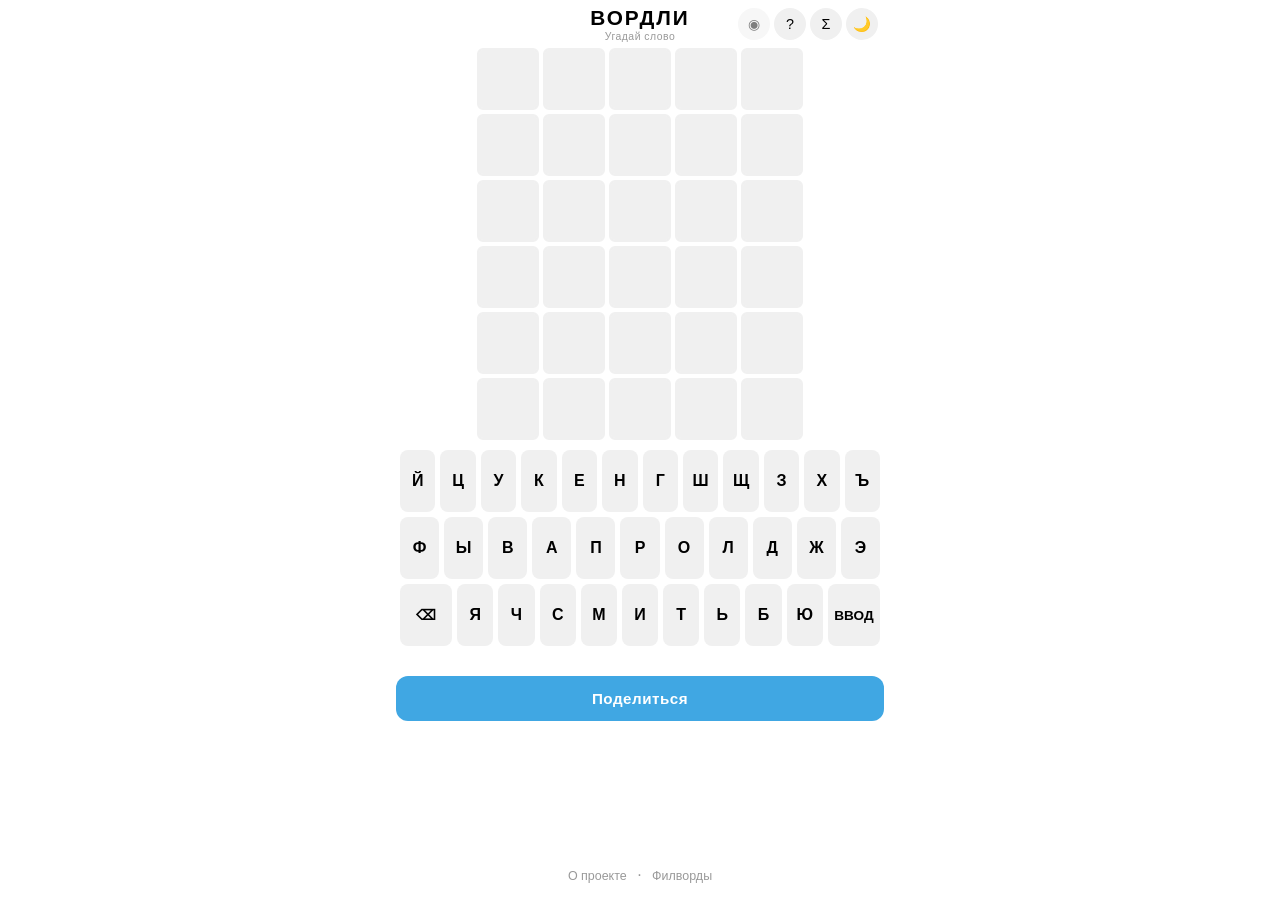
<file: index.html>
<!DOCTYPE html>
<html lang="ru">
<head>
    <meta charset="UTF-8">
    <meta name="viewport" content="width=device-width, initial-scale=1.0, maximum-scale=1.0, user-scalable=no, viewport-fit=cover">
    <meta http-equiv="Cache-Control" content="no-cache, no-store, must-revalidate">
    <title>Вордли – угадай слово дня</title>
    <link rel="stylesheet" href="style.css?v=6">
    <script src="https://telegram.org/js/telegram-web-app.js"></script>
    <script>
        const APP_VERSION = '1.5.0';
        const cachedVersion = localStorage.getItem('wordle_version');
        if (cachedVersion !== APP_VERSION) {
            localStorage.setItem('wordle_version', APP_VERSION);
            if (window.Telegram && Telegram.WebApp) {
                Telegram.WebApp.ready();
            }
        }

        if (localStorage.getItem('wordle-colorblind') === 'true') document.body.classList.add('colorblind');

        if (window.Telegram && Telegram.WebApp) {
            Telegram.WebApp.expand();
            Telegram.WebApp.setHeaderColor('#ffffff');
            Telegram.WebApp.setBackgroundColor('#ffffff');

            const tg = Telegram.WebApp;
            if (tg.colorScheme === 'dark') {
                tg.setHeaderColor('#121213');
                tg.setBackgroundColor('#121213');
            }

            const tp = tg.themeParams;
            if (tp) {
                const root = document.documentElement;
                const map = {
                    '--tg-theme-bg-color': tp.bg_color,
                    '--tg-theme-text-color': tp.text_color,
                    '--tg-theme-button-color': tp.button_color,
                    '--tg-theme-button-text-color': tp.button_text_color,
                    '--tg-theme-secondary-bg-color': tp.secondary_bg_color,
                    '--tg-theme-hint-color': tp.hint_color,
                    '--tg-theme-section-bg-color': tp.section_bg_color,
                };
                Object.entries(map).forEach(([key, val]) => {
                    if (val) root.style.setProperty(key, val);
                });
            }
        } else {
            if (localStorage.getItem('wordle-dark') === 'true') {
                const root = document.documentElement;
                const darkVars = {
                    '--tg-theme-bg-color': '#121213',
                    '--tg-theme-text-color': '#ffffff',
                    '--tg-theme-secondary-bg-color': '#2a2a2c',
                    '--tg-theme-hint-color': '#818384',
                    '--tg-theme-section-bg-color': '#1a1a1b',
                };
                Object.entries(darkVars).forEach(([key, val]) => root.style.setProperty(key, val));
            } else if (window.matchMedia && window.matchMedia('(prefers-color-scheme: dark)').matches) {
                const root = document.documentElement;
                const darkVars = {
                    '--tg-theme-bg-color': '#121213',
                    '--tg-theme-text-color': '#ffffff',
                    '--tg-theme-secondary-bg-color': '#2a2a2c',
                    '--tg-theme-hint-color': '#818384',
                    '--tg-theme-section-bg-color': '#1a1a1b',
                };
                Object.entries(darkVars).forEach(([key, val]) => root.style.setProperty(key, val));
            }
        }
    </script>
</head>
<body>
    <header>
        <div class="header-title">
            <h1>ВОРДЛИ</h1>
            <p class="subtitle">Угадай слово</p>
        </div>
        <div class="header-actions">
            <button id="cb-btn" title="Режим для дальтоников">◉</button>
            <button id="rules-btn" title="Правила">?</button>
            <button id="stats-btn" title="Статистика">Σ</button>
            <button id="theme-btn" title="Тема">🌙</button>
        </div>
    </header>

    <main>
        <div id="game-board"></div>

        <div id="keyboard"></div>

        <button id="share-bottom" class="btn share-btn hidden" onclick="shareResult()">Поделиться</button>

        <div id="message" class="message hidden"></div>
    </main>

    <div class="footer-actions">
        <button id="cb-btn-mobile" title="Режим для дальтоников">◉</button>
        <button id="rules-btn-mobile" title="Правила">?</button>
        <button id="stats-btn-mobile" title="Статистика">Σ</button>
        <button id="theme-btn-mobile" title="Тема">🌙</button>
    </div>

    <div class="site-footer">
        <a href="about.html">О проекте</a>
        <span class="footer-sep">·</span>
        <a href="https://t.me/filwordgame_bot" target="_blank">Филворды</a>
    </div>

    <!-- Правила -->
    <div id="rules-modal" class="modal hidden">
        <div class="modal-content">
            <button class="modal-close">&times;</button>
            <h2>Правила игры</h2>
            <p>Угадайте загаданное слово дня в игре <strong>Вордли</strong> с шести попыток.</p>
            <p>После каждой попытки цвет букв будет меняться, чтобы показать, какие буквы есть в загаданном слове!</p>
            <div class="examples">
                <div class="example">
                    <span class="tile correct">В</span>
                    <span class="tile absent">О</span>
                    <span class="tile absent">Р</span>
                    <span class="tile absent">Д</span>
                    <span class="tile absent">Л</span>
                    <span>– Буква <strong>В</strong> есть в слове и стоит на правильном месте</span>
                </div>
                <div class="example">
                    <span class="tile absent">К</span>
                    <span class="tile present">О</span>
                    <span class="tile absent">Т</span>
                    <span class="tile present">И</span>
                    <span class="tile absent">К</span>
                    <span>– Буквы <strong>О</strong> и <strong>И</strong> есть в слове, но стоят не на своих местах</span>
                </div>
                <div class="example">
                    <span class="tile absent">М</span>
                    <span class="tile absent">Я</span>
                    <span class="tile absent">Ч</span>
                    <span class="tile absent">О</span>
                    <span class="tile absent">К</span>
                    <span>– Ни одна из букв не встречается в загаданном слове</span>
                </div>
            </div>
            <p>Если слово угадано правильно, то все буквы будут выделены зелёным!</p>
            <p>Каждый день загадывается новое слово!</p>
            <p class="rules-creator">Игра создана <strong>Джошем Уордлом</strong> (Josh Wardle) в 2021 году. Русская версия – «Вордли».</p>
        </div>
    </div>

    <!-- Статистика -->
    <div id="stats-modal" class="modal hidden">
        <div class="modal-content">
            <button class="modal-close">&times;</button>
            <h2>Статистика</h2>
            <div class="stats-grid">
                <div class="stat">
                    <span class="stat-number" id="games-played">0</span>
                    <span class="stat-label">Игр</span>
                </div>
                <div class="stat">
                    <span class="stat-number" id="win-rate">0%</span>
                    <span class="stat-label">Побед</span>
                </div>
                <div class="stat">
                    <span class="stat-number" id="current-streak">0</span>
                    <span class="stat-label">Серия</span>
                </div>
                <div class="stat">
                    <span class="stat-number" id="max-streak">0</span>
                    <span class="stat-label">Макс</span>
                </div>
            </div>
            <div class="guess-distribution">
                <h3>Распределение догадок</h3>
                <div id="distribution-bars"></div>
            </div>
        </div>
    </div>

    <!-- Результат -->
    <div id="result-modal" class="modal hidden">
        <div class="modal-content">
            <button class="modal-close">&times;</button>
            <div id="result-content"></div>
            <button id="share-btn" class="btn" onclick="shareResult()">Поделиться</button>
        </div>
    </div>

    <script src="words.js?v=6"></script>
    <script src="game.js?v=6"></script>
</body>
</html>
</file>
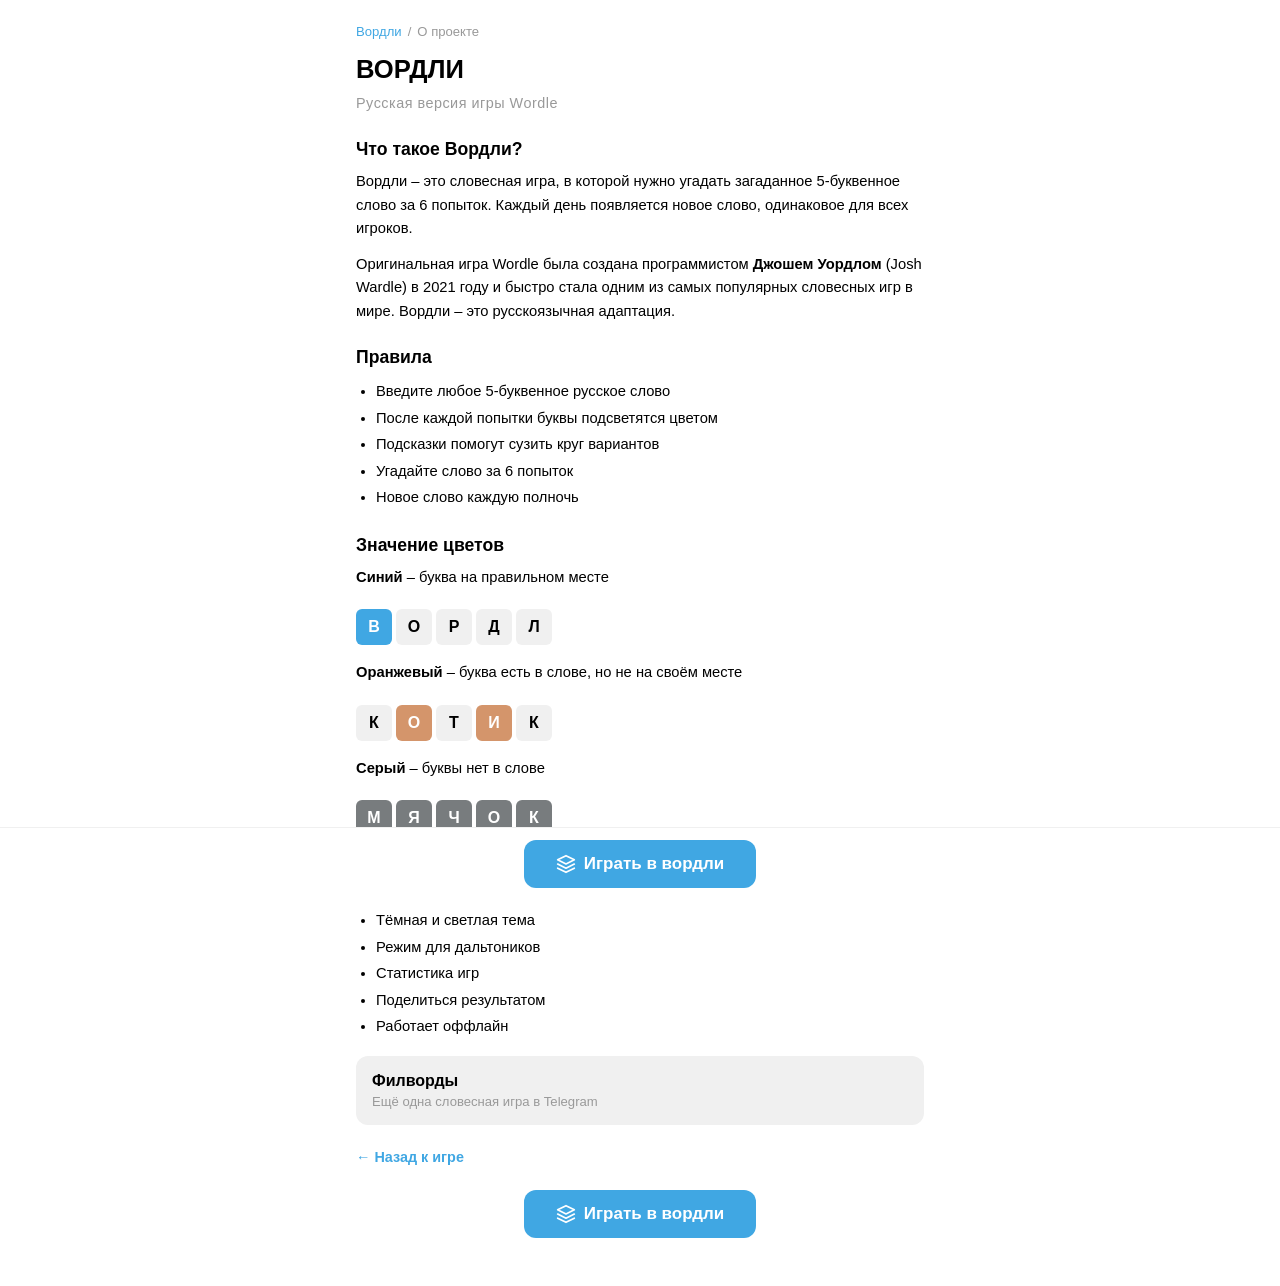
<file: about.html>
﻿<!DOCTYPE html>
<html lang="ru">
<head>
    <meta charset="UTF-8">
    <meta name="viewport" content="width=device-width, initial-scale=1.0, viewport-fit=cover">
    <title>О проекте – ВОРДЛИ</title>
    <link rel="stylesheet" href="style.css?v=6">
    <script src="https://telegram.org/js/telegram-web-app.js"></script>
    <script>
        if (localStorage.getItem('wordle-colorblind') === 'true') document.body.classList.add('colorblind');

        if (window.Telegram && Telegram.WebApp) {
            Telegram.WebApp.expand();
            const tg = Telegram.WebApp;
            const tp = tg.themeParams;
            if (tp) {
                const root = document.documentElement;
                const map = {
                    '--tg-theme-bg-color': tp.bg_color,
                    '--tg-theme-text-color': tp.text_color,
                    '--tg-theme-button-color': tp.button_color,
                    '--tg-theme-button-text-color': tp.button_text_color,
                    '--tg-theme-secondary-bg-color': tp.secondary_bg_color,
                    '--tg-theme-hint-color': tp.hint_color,
                    '--tg-theme-section-bg-color': tp.section_bg_color,
                };
                Object.entries(map).forEach(([key, val]) => {
                    if (val) root.style.setProperty(key, val);
                });
            }
        } else {
            if (localStorage.getItem('wordle-dark') === 'true') {
                const root = document.documentElement;
                const darkVars = {
                    '--tg-theme-bg-color': '#121213',
                    '--tg-theme-text-color': '#ffffff',
                    '--tg-theme-secondary-bg-color': '#2a2a2c',
                    '--tg-theme-hint-color': '#818384',
                    '--tg-theme-section-bg-color': '#1a1a1b',
                };
                Object.entries(darkVars).forEach(([key, val]) => root.style.setProperty(key, val));
            } else if (window.matchMedia && window.matchMedia('(prefers-color-scheme: dark)').matches) {
                const root = document.documentElement;
                const darkVars = {
                    '--tg-theme-bg-color': '#121213',
                    '--tg-theme-text-color': '#ffffff',
                    '--tg-theme-secondary-bg-color': '#2a2a2c',
                    '--tg-theme-hint-color': '#818384',
                    '--tg-theme-section-bg-color': '#1a1a1b',
                };
                Object.entries(darkVars).forEach(([key, val]) => root.style.setProperty(key, val));
            }
        }
    </script>
    <style>
        html, body { overflow: auto !important; height: auto !important; touch-action: pan-y !important; overscroll-behavior: auto !important; }
        .about-page { max-width: 600px; margin: 0 auto; padding: 24px 16px 40px; user-select: text; -webkit-user-select: text; }
        .about-page h1 { font-size: 1.6rem; font-weight: 700; margin-bottom: 8px; }
        .about-page .subtitle { font-size: 0.9rem; color: var(--tg-theme-hint-color); margin-bottom: 24px; }
        .about-page h2 { font-size: 1.1rem; font-weight: 700; margin: 24px 0 10px; }
        .about-page p { font-size: 0.92rem; line-height: 1.6; margin-bottom: 12px; color: var(--tg-theme-text-color); }
        .about-page ul { margin: 0 0 12px 20px; font-size: 0.92rem; line-height: 1.8; color: var(--tg-theme-text-color); }
        .about-page .tile-example { display: inline-flex; gap: 4px; margin: 8px 0 16px; }
        .about-page .tile-example span { width: 36px; height: 36px; display: flex; align-items: center; justify-content: center; border-radius: 6px; font-weight: 700; font-size: 1rem; color: #fff; }
        .about-page .link-card { display: block; background: var(--tg-theme-secondary-bg-color); border-radius: 12px; padding: 16px; margin-top: 16px; text-decoration: none; color: var(--tg-theme-text-color); transition: opacity 0.15s; }
        .about-page .link-card:active { opacity: 0.7; }
        .about-page .link-card .link-title { font-weight: 700; font-size: 1rem; margin-bottom: 4px; }
        .about-page .link-card .link-desc { font-size: 0.82rem; color: var(--tg-theme-hint-color); }
        .about-page .back-link { display: inline-block; margin-top: 24px; color: var(--tg-theme-button-color); text-decoration: none; font-weight: 600; font-size: 0.9rem; }
        .breadcrumbs { display: flex; align-items: center; gap: 6px; margin-bottom: 16px; font-size: 0.82rem; }
        .breadcrumbs a { color: var(--tg-theme-button-color); text-decoration: none; }
        .breadcrumbs a:active { opacity: 0.7; }
        .breadcrumbs span { color: var(--tg-theme-hint-color); }
        .sticky-cta { position: fixed; bottom: 0; left: 0; right: 0; text-align: center; padding: 12px 16px; background: var(--tg-theme-bg-color); border-top: 1px solid var(--tg-theme-secondary-bg-color); z-index: 100; transition: transform 0.3s, opacity 0.3s; }
        .sticky-cta.hidden-cta { transform: translateY(100%); opacity: 0; pointer-events: none; }
        .cta-inline { text-align: center; padding: 24px 0 8px; }
        .cta-btn { display: inline-flex; align-items: center; gap: 8px; padding: 14px 32px; border-radius: 12px; background: var(--tg-theme-button-color); color: #fff; font-size: 17px; font-weight: 600; border: none; cursor: pointer; transition: opacity 0.2s; text-decoration: none; }
        .cta-btn:active { opacity: 0.8; }
    </style>
</head>
<body>
    <div class="about-page">
        <nav class="breadcrumbs">
            <a href="index.html">Вордли</a>
            <span>/</span>
            <span>О проекте</span>
        </nav>
        <h1>ВОРДЛИ</h1>
        <p class="subtitle">Русская версия игры Wordle</p>

        <h2>Что такое Вордли?</h2>
        <p>Вордли – это словесная игра, в которой нужно угадать загаданное 5-буквенное слово за 6 попыток. Каждый день появляется новое слово, одинаковое для всех игроков.</p>
        <p>Оригинальная игра Wordle была создана программистом <strong>Джошем Уордлом</strong> (Josh Wardle) в 2021 году и быстро стала одним из самых популярных словесных игр в мире. Вордли – это русскоязычная адаптация.</p>

        <h2>Правила</h2>
        <ul>
            <li>Введите любое 5-буквенное русское слово</li>
            <li>После каждой попытки буквы подсветятся цветом</li>
            <li>Подсказки помогут сузить круг вариантов</li>
            <li>Угадайте слово за 6 попыток</li>
            <li>Новое слово каждую полночь</li>
        </ul>

        <h2>Значение цветов</h2>

        <p><strong>Синий</strong> – буква на правильном месте</p>
        <div class="tile-example">
            <span style="background: var(--color-correct);">В</span>
            <span style="background: var(--tg-theme-secondary-bg-color); color: var(--tg-theme-text-color);">О</span>
            <span style="background: var(--tg-theme-secondary-bg-color); color: var(--tg-theme-text-color);">Р</span>
            <span style="background: var(--tg-theme-secondary-bg-color); color: var(--tg-theme-text-color);">Д</span>
            <span style="background: var(--tg-theme-secondary-bg-color); color: var(--tg-theme-text-color);">Л</span>
        </div>

        <p><strong>Оранжевый</strong> – буква есть в слове, но не на своём месте</p>
        <div class="tile-example">
            <span style="background: var(--tg-theme-secondary-bg-color); color: var(--tg-theme-text-color);">К</span>
            <span style="background: var(--color-present);">О</span>
            <span style="background: var(--tg-theme-secondary-bg-color); color: var(--tg-theme-text-color);">Т</span>
            <span style="background: var(--color-present);">И</span>
            <span style="background: var(--tg-theme-secondary-bg-color); color: var(--tg-theme-text-color);">К</span>
        </div>

        <p><strong>Серый</strong> – буквы нет в слове</p>
        <div class="tile-example">
            <span style="background: var(--color-absent);">М</span>
            <span style="background: var(--color-absent);">Я</span>
            <span style="background: var(--color-absent);">Ч</span>
            <span style="background: var(--color-absent);">О</span>
            <span style="background: var(--color-absent);">К</span>
        </div>

        <h2>Возможности</h2>
        <ul>
            <li>Тёмная и светлая тема</li>
            <li>Режим для дальтоников</li>
            <li>Статистика игр</li>
            <li>Поделиться результатом</li>
            <li>Работает оффлайн</li>
        </ul>

        <a class="link-card" href="https://t.me/filwordgame_bot" target="_blank">
            <div class="link-title">Филворды</div>
            <div class="link-desc">Ещё одна словесная игра в Telegram</div>
        </a>

        <a class="back-link" href="index.html">← Назад к игре</a>

        <div class="cta-inline">
            <a href="index.html" class="cta-btn">
                <svg width="20" height="20" viewBox="0 0 24 24" fill="none">
                    <path d="M12 2L2 7L12 12L22 7L12 2Z" stroke="currentColor" stroke-width="2" stroke-linecap="round" stroke-linejoin="round"/>
                    <path d="M2 17L12 22L22 17" stroke="currentColor" stroke-width="2" stroke-linecap="round" stroke-linejoin="round"/>
                    <path d="M2 12L12 17L22 12" stroke="currentColor" stroke-width="2" stroke-linecap="round" stroke-linejoin="round"/>
                </svg>
                Играть в вордли
            </a>
        </div>
    </div>

    <div class="sticky-cta" id="sticky-cta">
        <a href="index.html" class="cta-btn">
            <svg width="20" height="20" viewBox="0 0 24 24" fill="none">
                <path d="M12 2L2 7L12 12L22 7L12 2Z" stroke="currentColor" stroke-width="2" stroke-linecap="round" stroke-linejoin="round"/>
                <path d="M2 17L12 22L22 17" stroke="currentColor" stroke-width="2" stroke-linecap="round" stroke-linejoin="round"/>
                <path d="M2 12L12 17L22 12" stroke="currentColor" stroke-width="2" stroke-linecap="round" stroke-linejoin="round"/>
            </svg>
            Играть в вордли
        </a>
    </div>

    <script>
        (function() {
            var cta = document.getElementById('sticky-cta');
            var lastScroll = 0;
            window.addEventListener('scroll', function() {
                var scrollTop = window.scrollY || document.documentElement.scrollTop;
                var scrollHeight = document.documentElement.scrollHeight;
                var clientHeight = document.documentElement.clientHeight;
                var atBottom = scrollTop + clientHeight >= scrollHeight - 60;
                if (atBottom) {
                    cta.classList.add('hidden-cta');
                } else {
                    cta.classList.remove('hidden-cta');
                }
                lastScroll = scrollTop;
            });
        })();
    </script>
</body>
</html>
</file>
<file: style.css>
*, *::before, *::after {
    box-sizing: border-box;
    margin: 0;
    padding: 0;
    -webkit-tap-highlight-color: transparent;
    user-select: none;
}

:root {
    --tg-theme-bg-color: #ffffff;
    --tg-theme-text-color: #000000;
    --tg-theme-button-color: #40a7e3;
    --tg-theme-button-text-color: #ffffff;
    --tg-theme-secondary-bg-color: #f0f0f0;
    --tg-theme-hint-color: #999999;
    --tg-theme-section-bg-color: #ffffff;
    --color-correct: #40a7e3;
    --color-present: #d4956b;
    --color-absent: #787c7e;
    --border-radius: 12px;
    --tile-size: min(58px, calc((100vw - 50px) / 5));
    --tile-gap: 4px;
    --key-height: min(62px, calc((100vw - 24px) / 10));
    --key-gap: 5px;
    --font: -apple-system, BlinkMacSystemFont, 'Segoe UI', Roboto, sans-serif;
}

body.colorblind {
    --color-present: #1a92ff;
}

html, body {
    height: 100%;
    overflow: auto;
    font-family: var(--font);
    background: var(--tg-theme-bg-color);
    color: var(--tg-theme-text-color);
    touch-action: pan-y;
    overscroll-behavior: none;
    transition: background 0.2s, color 0.2s;
    padding-top: env(safe-area-inset-top);
    padding-bottom: env(safe-area-inset-bottom);
}

body {
    display: flex;
    flex-direction: column;
    align-items: center;
}

/* Header */
header {
    width: 100%;
    max-width: 500px;
    display: flex;
    align-items: center;
    justify-content: space-between;
    padding: 6px 12px;
    min-height: 48px;
    flex-shrink: 0;
    position: relative;
}

.header-title {
    position: absolute;
    left: 50%;
    transform: translateX(-50%);
    text-align: center;
    pointer-events: none;
}

header h1 {
    font-size: 1.3rem;
    font-weight: 700;
    letter-spacing: 2px;
    line-height: 1.2;
}

.subtitle {
    font-size: 0.65rem;
    color: var(--tg-theme-hint-color);
    letter-spacing: 0.5px;
    margin-top: 1px;
}

.header-actions {
    display: flex;
    gap: 4px;
    margin-left: auto;
    z-index: 1;
}

.header-actions button {
    width: 32px;
    height: 32px;
    border: none;
    border-radius: 50%;
    background: var(--tg-theme-secondary-bg-color);
    color: var(--tg-theme-text-color);
    font-size: 0.9rem;
    cursor: pointer;
    display: flex;
    align-items: center;
    justify-content: center;
    transition: opacity 0.2s;
    flex-shrink: 0;
}

.header-actions button:active {
    opacity: 0.6;
}

.footer-actions {
    display: none;
    justify-content: center;
    gap: 8px;
    padding: 4px 0;
    width: 100%;
    max-width: 500px;
    flex-shrink: 0;
}

.footer-actions button {
    width: 36px;
    height: 36px;
    border: none;
    border-radius: 50%;
    background: var(--tg-theme-secondary-bg-color);
    color: var(--tg-theme-text-color);
    font-size: 1rem;
    cursor: pointer;
    display: flex;
    align-items: center;
    justify-content: center;
    transition: opacity 0.2s;
}

.footer-actions button:active {
    opacity: 0.6;
}

/* Main */
main {
    display: flex;
    flex-direction: column;
    align-items: center;
    gap: 10px;
    width: 100%;
    max-width: 500px;
    flex: 1;
    min-height: 0;
    padding: 0 6px;
    overflow: hidden;
}

/* Game Board */
#game-board {
    display: grid;
    grid-template-rows: repeat(6, var(--tile-size));
    gap: var(--tile-gap);
    flex-shrink: 0;
}

.row {
    display: grid;
    grid-template-columns: repeat(5, var(--tile-size));
    gap: var(--tile-gap);
}

.tile {
    width: var(--tile-size);
    height: var(--tile-size);
    border: 2px solid var(--tg-theme-secondary-bg-color);
    display: flex;
    align-items: center;
    justify-content: center;
    font-size: 1.8rem;
    font-weight: 700;
    text-transform: uppercase;
    color: var(--tg-theme-text-color);
    border-radius: 6px;
    background: var(--tg-theme-secondary-bg-color);
    transition: transform 0.1s, border-color 0.1s, background 0.15s;
}

.tile.filled {
    border-color: var(--tg-theme-button-color);
    animation: pop 0.1s ease-out;
}

.tile.correct {
    background: var(--color-correct);
    border-color: var(--color-correct);
    color: #fff;
}

.tile.present {
    background: var(--color-present);
    border-color: var(--color-present);
    color: #fff;
}

.tile.absent {
    background: var(--color-absent);
    border-color: var(--color-absent);
    color: #fff;
}

.tile.flip {
    animation: flip 0.4s ease forwards;
}

.tile.correct.flip {
    animation: flip-correct 0.4s ease forwards;
}

.tile.present.flip {
    animation: flip-present 0.4s ease forwards;
}

.tile.absent.flip {
    animation: flip-absent 0.4s ease forwards;
}

@keyframes pop {
    0% { transform: scale(1); }
    50% { transform: scale(1.12); }
    100% { transform: scale(1); }
}

@keyframes flip {
    0% { transform: rotateX(0deg); }
    50% { transform: rotateX(90deg); }
    100% { transform: rotateX(0deg); }
}

@keyframes flip-correct {
    0% { background: var(--tg-theme-secondary-bg-color); border-color: var(--tg-theme-secondary-bg-color); transform: rotateX(0deg); }
    50% { background: var(--tg-theme-secondary-bg-color); border-color: var(--tg-theme-secondary-bg-color); transform: rotateX(90deg); }
    100% { background: var(--color-correct); border-color: var(--color-correct); transform: rotateX(0deg); }
}

@keyframes flip-present {
    0% { background: var(--tg-theme-secondary-bg-color); border-color: var(--tg-theme-secondary-bg-color); transform: rotateX(0deg); }
    50% { background: var(--tg-theme-secondary-bg-color); border-color: var(--tg-theme-secondary-bg-color); transform: rotateX(90deg); }
    100% { background: var(--color-present); border-color: var(--color-present); transform: rotateX(0deg); }
}

@keyframes flip-absent {
    0% { background: var(--tg-theme-secondary-bg-color); border-color: var(--tg-theme-secondary-bg-color); transform: rotateX(0deg); }
    50% { background: var(--tg-theme-secondary-bg-color); border-color: var(--tg-theme-secondary-bg-color); transform: rotateX(90deg); }
    100% { background: var(--color-absent); border-color: var(--color-absent); transform: rotateX(0deg); }
}

@keyframes shake {
    0%, 100% { transform: translateX(0); }
    10%, 50%, 90% { transform: translateX(-4px); }
    30%, 70% { transform: translateX(4px); }
}

.row.shake .tile {
    animation: shake 0.4s ease;
}

/* Keyboard */
#keyboard {
    display: flex;
    flex-direction: column;
    gap: var(--key-gap);
    width: 100%;
    max-width: 500px;
    flex-shrink: 0;
    padding: 0 4px 12px;
}

.keyboard-row {
    display: flex;
    justify-content: center;
    gap: var(--key-gap);
}

.key {
    height: var(--key-height);
    background: var(--tg-theme-secondary-bg-color);
    color: var(--tg-theme-text-color);
    border: none;
    border-radius: 8px;
    font-size: clamp(0.75rem, 3.2vw, 1rem);
    font-weight: 600;
    cursor: pointer;
    display: flex;
    align-items: center;
    justify-content: center;
    padding: 0 2px;
    text-transform: uppercase;
    flex: 1;
    font-family: var(--font);
    transition: background 0.15s, color 0.15s, transform 0.1s;
}

.key.wide {
    flex: 1.5;
    font-size: clamp(0.65rem, 2.8vw, 0.85rem);
}

.key:active {
    transform: scale(0.94);
}

.key.correct {
    background: var(--color-correct);
    color: #fff;
}

.key.present {
    background: var(--color-present);
    color: #fff;
}

.key.absent {
    background: var(--color-absent);
    color: #fff;
}

.key.ready {
    background: var(--tg-theme-button-color);
    color: var(--tg-theme-button-text-color);
    animation: pulse 0.8s ease-in-out infinite;
}

@keyframes pulse {
    0%, 100% { transform: scale(1); }
    50% { transform: scale(1.06); }
}

/* Message */
.message {
    position: fixed;
    top: 60px;
    left: 50%;
    transform: translateX(-50%);
    background: var(--tg-theme-text-color);
    color: var(--tg-theme-bg-color);
    padding: 12px 24px;
    border-radius: var(--border-radius);
    font-weight: 600;
    font-size: 0.9rem;
    z-index: 300;
    opacity: 0;
    transition: opacity 0.3s;
    pointer-events: none;
    white-space: nowrap;
}

.message.visible {
    opacity: 1;
}

/* Modal */
.modal {
    position: fixed;
    top: 0;
    left: 0;
    width: 100%;
    height: 100%;
    background: rgba(0, 0, 0, 0.5);
    backdrop-filter: blur(4px);
    display: flex;
    align-items: center;
    justify-content: center;
    z-index: 200;
}

.modal.hidden {
    display: none;
}

.modal-content {
    background: var(--tg-theme-section-bg-color);
    border-radius: var(--border-radius);
    padding: 32px 24px;
    max-width: 420px;
    width: 90%;
    max-height: 90vh;
    overflow-y: auto;
    position: relative;
    line-height: 1.6;
}

.modal-close {
    position: absolute;
    top: 12px;
    right: 16px;
    width: 32px;
    height: 32px;
    border: none;
    border-radius: 50%;
    background: var(--tg-theme-secondary-bg-color);
    color: var(--tg-theme-text-color);
    font-size: 1.2rem;
    cursor: pointer;
    display: flex;
    align-items: center;
    justify-content: center;
    transition: opacity 0.15s;
    line-height: 1;
}

.modal-close:active {
    opacity: 0.6;
}

.modal-content h2 {
    text-align: center;
    margin-bottom: 16px;
    font-size: 1.2rem;
    font-weight: 700;
}

.modal-content h3 {
    margin-bottom: 8px;
    font-size: 0.95rem;
    font-weight: 600;
}

.modal-content p {
    margin-bottom: 10px;
    font-size: 0.88rem;
    color: var(--tg-theme-text-color);
}

.rules-creator {
    margin-top: 16px;
    padding-top: 12px;
    border-top: 1px solid var(--tg-theme-secondary-bg-color);
    font-size: 0.8rem;
    color: var(--tg-theme-hint-color);
}

/* Examples */
.examples {
    display: flex;
    flex-direction: column;
    gap: 12px;
    margin: 16px 0;
    padding: 14px;
    background: var(--tg-theme-secondary-bg-color);
    border-radius: var(--border-radius);
}

.example {
    display: flex;
    align-items: center;
    gap: 8px;
    flex-wrap: wrap;
    font-size: 0.82rem;
    color: var(--tg-theme-text-color);
}

.example .tile {
    width: 32px;
    height: 32px;
    font-size: 0.95rem;
    flex-shrink: 0;
    border-width: 1.5px;
}

.example .tile.correct,
.example .tile.present,
.example .tile.absent {
    color: #fff;
}

/* Stats */
.stats-grid {
    display: grid;
    grid-template-columns: repeat(4, 1fr);
    gap: 8px;
    margin-bottom: 24px;
    text-align: center;
}

.stat {
    display: flex;
    flex-direction: column;
    align-items: center;
    padding: 8px 4px;
    background: var(--tg-theme-secondary-bg-color);
    border-radius: 8px;
}

.stat-number {
    font-size: 1.6rem;
    font-weight: 700;
}

.stat-label {
    font-size: 0.7rem;
    color: var(--tg-theme-hint-color);
    text-transform: uppercase;
    letter-spacing: 0.5px;
    font-weight: 500;
}

.guess-distribution {
    margin-top: 8px;
}

.guess-distribution h3 {
    text-align: center;
    font-size: 0.85rem;
    letter-spacing: 0.5px;
    margin-bottom: 12px;
    text-transform: uppercase;
    color: var(--tg-theme-hint-color);
    font-weight: 500;
}

.bar-row {
    display: flex;
    align-items: center;
    gap: 6px;
    margin-bottom: 3px;
}

.bar-label {
    width: 16px;
    font-weight: 700;
    font-size: 0.85rem;
    text-align: right;
    color: var(--tg-theme-text-color);
}

.bar-fill {
    background: var(--color-absent);
    color: #fff;
    padding: 2px 8px;
    font-weight: 700;
    font-size: 0.8rem;
    border-radius: 4px;
    min-width: 24px;
    text-align: right;
    height: 20px;
    display: flex;
    align-items: center;
    justify-content: flex-end;
    white-space: nowrap;
}

.bar-fill.highlight {
    background: var(--tg-theme-button-color);
}

/* Result Modal */
#result-content {
    text-align: center;
}

#result-content .result-title {
    font-size: 1.4rem;
    font-weight: 700;
    margin-bottom: 12px;
}

#result-content .result-word {
    font-size: 1.2rem;
    font-weight: 700;
    margin-bottom: 8px;
    letter-spacing: 0.15em;
    text-transform: uppercase;
}

#result-content .result-grid {
    display: flex;
    flex-direction: column;
    align-items: center;
    gap: 3px;
    margin: 16px 0;
}

#result-content .result-row {
    display: flex;
    gap: 3px;
}

#result-content .result-tile {
    width: 18px;
    height: 18px;
    border-radius: 3px;
}

.result-tile.correct { background: var(--color-correct); }
.result-tile.present { background: var(--color-present); }
.result-tile.absent { background: var(--color-absent); }

.result-info {
    color: var(--tg-theme-hint-color);
    margin-bottom: 16px;
    font-size: 0.9rem;
}

.btn {
    background: var(--tg-theme-button-color);
    color: var(--tg-theme-button-text-color);
    border: none;
    border-radius: var(--border-radius);
    padding: 16px 32px;
    font-size: 1rem;
    font-weight: 600;
    cursor: pointer;
    transition: opacity 0.2s, transform 0.1s;
    width: 100%;
    letter-spacing: 0.5px;
    font-family: var(--font);
}

.btn:active {
    opacity: 0.8;
    transform: scale(0.98);
}

.share-btn {
    margin-top: 8px;
    padding: 14px 32px;
    font-size: 0.95rem;
}

.site-footer {
    text-align: center;
    padding: 10px 0 16px;
    flex-shrink: 0;
    width: 100%;
}

.site-footer a {
    color: var(--tg-theme-hint-color);
    text-decoration: none;
    font-size: 0.78rem;
    transition: color 0.15s;
}

.site-footer a:active {
    color: var(--tg-theme-button-color);
}

.footer-sep {
    color: var(--tg-theme-hint-color);
    margin: 0 6px;
}

/* Responsive */
@media (max-width: 500px) {
    .header-actions {
        display: none;
    }
    .footer-actions {
        display: flex;
    }
}

@media (min-width: 501px) {
    .footer-actions {
        display: none;
    }
}

@media (min-width: 500px) {
    :root {
        --tile-size: 64px;
    }
}

@media (min-height: 800px) {
    :root {
        --tile-size: 62px;
    }
}
</file>
